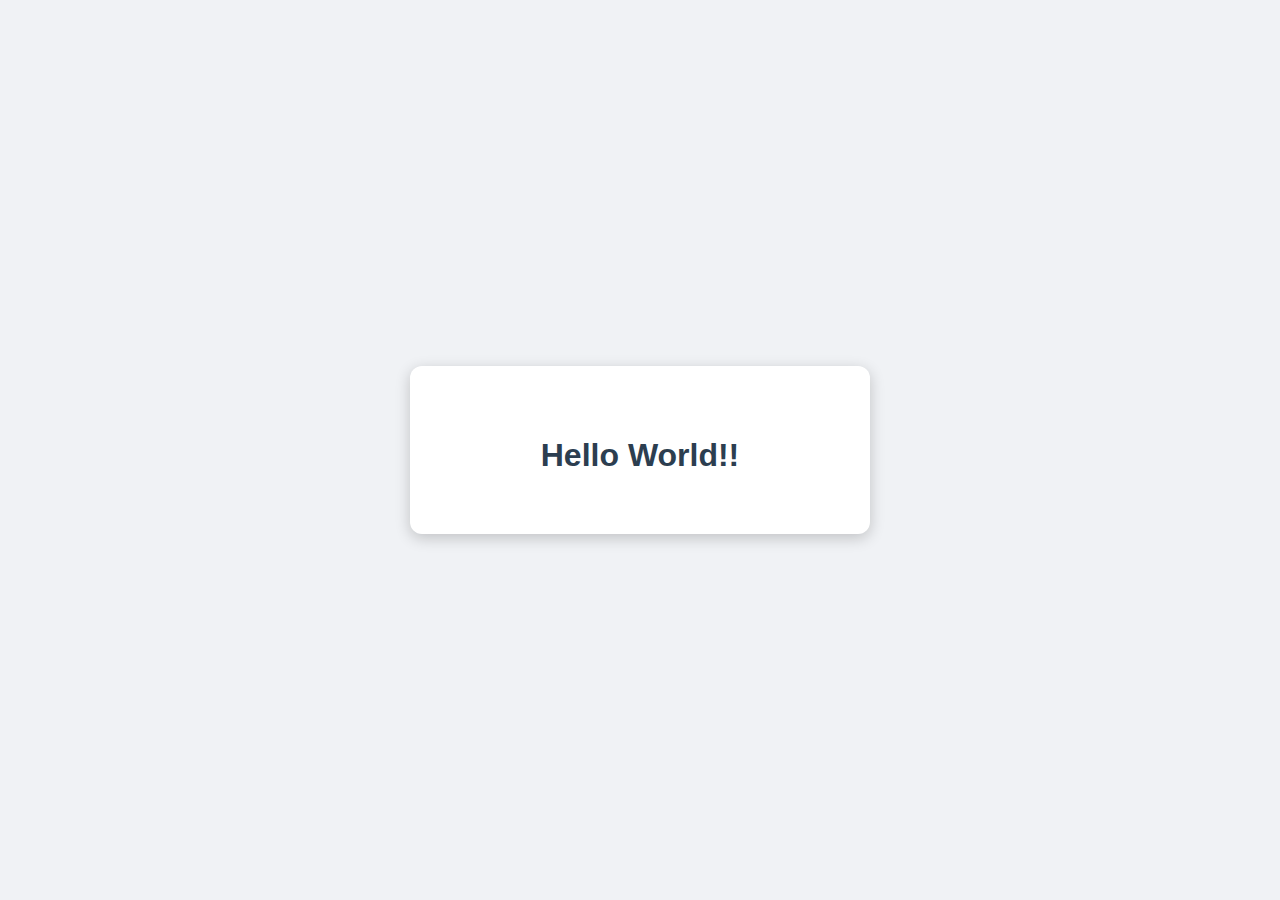
<file: index.html>
<!DOCTYPE html>
<html lang="en">
<head>
  <meta charset="UTF-8">
  <title>Hello from XOps!</title>
  <link rel="stylesheet" href="styles.css">
</head>
<body>
  <div class="container">
    <h1>Hello World!!</h1>
  </div>
</body>
</html>
</file>
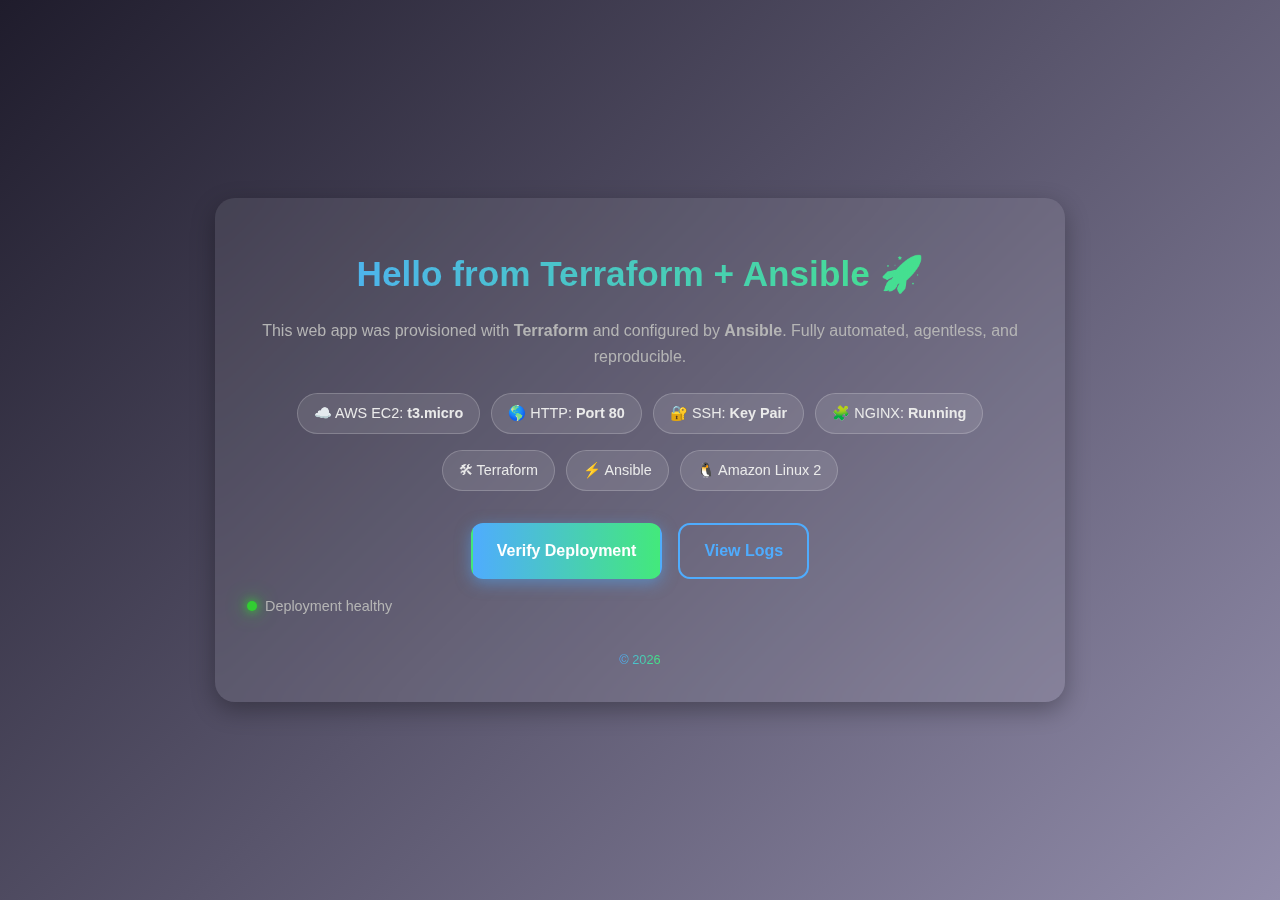
<file: Task 4/index.html>
<!DOCTYPE html>
<html lang="en">
<head>
  <meta charset="UTF-8" />
  <meta name="viewport" content="width=device-width, initial-scale=1" />
  <title>🚀 DevOps Challenge – Terraform + Ansible</title>
  <link rel="icon" href="data:image/svg+xml,<svg xmlns=%22http://www.w3.org/2000/svg%22 viewBox=%220 0 100 100%22><text y=%22.9em%22 font-size=%2290%22>⚙️</text></svg>">
  <style>
    :root {
      --bg-gradient: linear-gradient(135deg, #1f1c2c, #928dab);
      --card-bg: rgba(255, 255, 255, 0.08);
      --accent: #4facfe;
      --accent-2: #43e97b;
      --text-light: #eaeaea;
      --text-muted: #b5b5b5;
    }

    * { margin: 0; padding: 0; box-sizing: border-box; }

    body {
      font-family: 'Segoe UI', sans-serif;
      background: var(--bg-gradient);
      color: var(--text-light);
      line-height: 1.6;
      padding: 2rem;
      display: flex;
      justify-content: center;
      align-items: center;
      min-height: 100vh;
    }

    .container {
      max-width: 850px;
      width: 100%;
      padding: 2rem;
      background: var(--card-bg);
      border-radius: 20px;
      box-shadow: 0 8px 25px rgba(0,0,0,0.3);
      backdrop-filter: blur(12px);
      animation: fadeIn 1s ease;
    }

    @keyframes fadeIn {
      from { opacity: 0; transform: translateY(20px); }
      to { opacity: 1; transform: translateY(0); }
    }

    .title {
      font-size: 2.2rem;
      margin: 1rem 0;
      text-align: center;
      background: linear-gradient(90deg, var(--accent), var(--accent-2));
      -webkit-background-clip: text;
      -webkit-text-fill-color: transparent;
    }

    .lead {
      text-align: center;
      color: var(--text-muted);
      margin-bottom: 1.5rem;
    }

    .kpis {
      display: flex;
      justify-content: center;
      flex-wrap: wrap;
      gap: 0.7rem;
      margin: 1rem 0;
    }

    .pill {
      background: rgba(255,255,255,0.1);
      padding: 0.5rem 1rem;
      border-radius: 50px;
      font-size: 0.9rem;
      border: 1px solid rgba(255,255,255,0.2);
      transition: transform 0.2s ease, background 0.3s ease;
    }
    .pill:hover {
      transform: scale(1.05);
      background: rgba(255,255,255,0.15);
    }

    .btnrow {
      display: flex;
      justify-content: center;
      gap: 1rem;
      margin-top: 2rem;
      flex-wrap: wrap;
    }

    .btn {
      text-decoration: none;
      padding: 0.8rem 1.5rem;
      border-radius: 12px;
      font-weight: bold;
      transition: all 0.3s ease;
      border: 2px solid transparent;
    }

    .btn.primary {
      background: linear-gradient(90deg, var(--accent), var(--accent-2));
      color: #fff;
      box-shadow: 0 4px 15px rgba(79,172,254,0.5);
    }
    .btn.primary:hover {
      transform: translateY(-3px);
      box-shadow: 0 6px 20px rgba(79,172,254,0.7);
    }

    .btn.ghost {
      background: transparent;
      border: 2px solid var(--accent);
      color: var(--accent);
    }
    .btn.ghost:hover {
      background: var(--accent);
      color: #fff;
    }

    .status {
      display: flex;
      align-items: center;
      font-size: 0.9rem;
      color: var(--text-muted);
      margin-top: 1rem;
    }

    .dot {
      width: 10px;
      height: 10px;
      border-radius: 50%;
      background: limegreen;
      margin-right: 0.5rem;
      box-shadow: 0 0 10px limegreen, 0 0 20px limegreen;
      animation: pulse 1.5s infinite;
    }

    @keyframes pulse {
      0% { transform: scale(0.9); opacity: 0.7; }
      50% { transform: scale(1.2); opacity: 1; }
      100% { transform: scale(0.9); opacity: 0.7; }
    }

    footer {
      text-align: center;
      font-size: 0.8rem;
      margin-top: 2rem;
      color: var(--text-muted);
    }
    footer span {
      background: linear-gradient(90deg, var(--accent), var(--accent-2));
      -webkit-background-clip: text;
      -webkit-text-fill-color: transparent;
    }
  </style>
</head>
<body>
  <main class="container">
    <h1 class="title">Hello from Terraform + Ansible 🚀</h1>
    <p class="lead">This web app was provisioned with <strong>Terraform</strong> and configured by <strong>Ansible</strong>. Fully automated, agentless, and reproducible.</p>

    <div class="kpis">
      <div class="pill">☁️ AWS EC2: <strong>t3.micro</strong></div>
      <div class="pill">🌎 HTTP: <strong>Port 80</strong></div>
      <div class="pill">🔐 SSH: <strong>Key Pair</strong></div>
      <div class="pill">🧩 NGINX: <strong>Running</strong></div>
    </div>

    <div class="kpis">
      <div class="pill">🛠 Terraform</div>
      <div class="pill">⚡ Ansible</div>
      <div class="pill">🐧 Amazon Linux 2</div>
    </div>

    <div class="btnrow">
      <a class="btn primary" href="http://<EC2_PUBLIC_IP>" target="_blank">Verify Deployment</a>
      <a class="btn ghost" href="#">View Logs</a>
    </div>

    <div class="status"><span class="dot"></span> Deployment healthy</div>

    <footer>
      <span>© <script>document.write(new Date().getFullYear())</script> </span>
    </footer>
  </main>
</body>
</html>
</file>
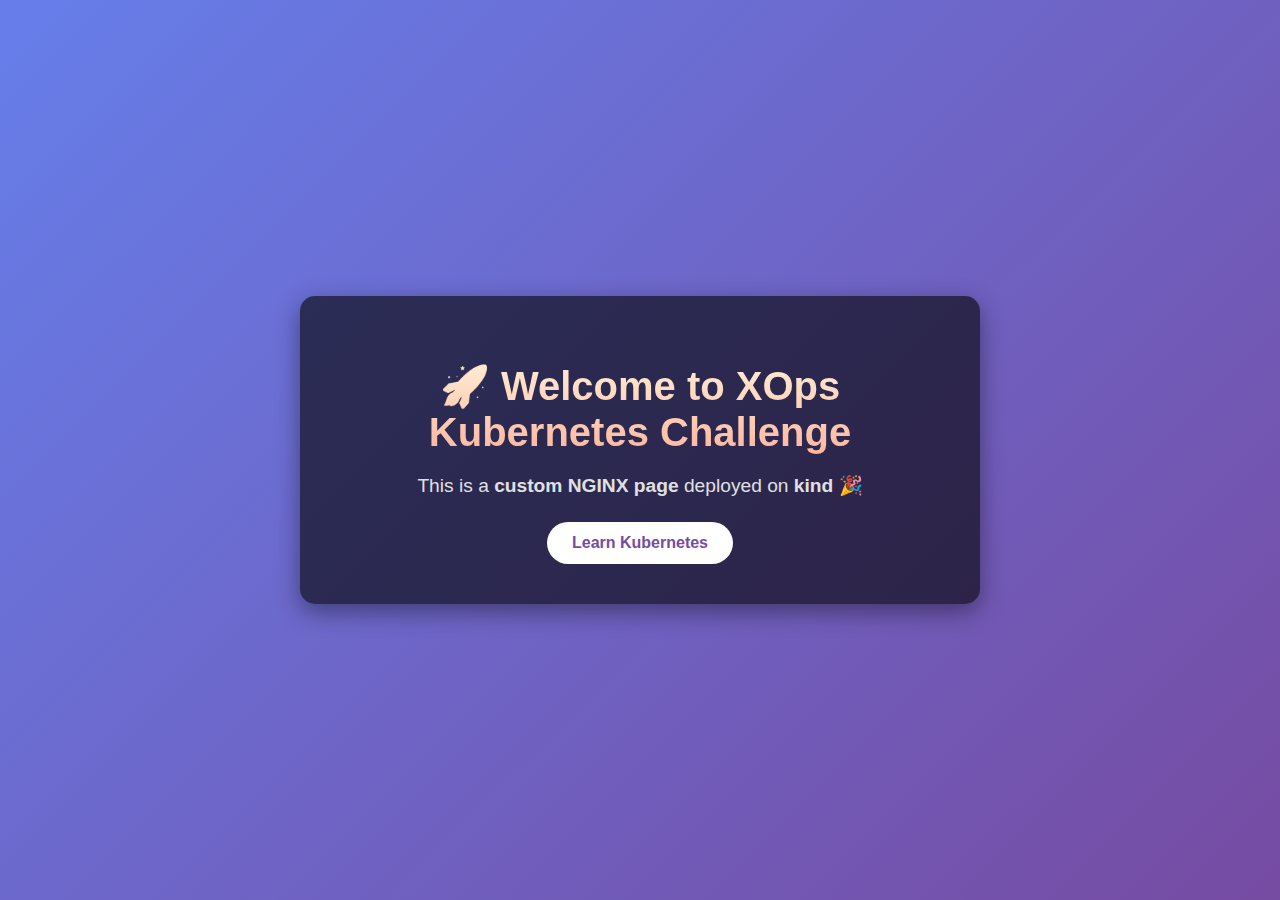
<file: Task 5/index.html>
<!DOCTYPE html>
<html lang="en">
<head>
  <meta charset="UTF-8">
  <meta name="viewport" content="width=device-width, initial-scale=1.0">
  <title>🚀 XOps Custom Nginx</title>
  <style>
    /* Reset & Body Styling */
    body {
      margin: 0;
      font-family: "Segoe UI", Tahoma, Geneva, Verdana, sans-serif;
      background: linear-gradient(135deg, #667eea, #764ba2);
      color: #fff;
      height: 100vh;
      display: flex;
      align-items: center;
      justify-content: center;
    }

    /* Card Container */
    .container {
      background: rgba(0, 0, 0, 0.6);
      padding: 40px;
      border-radius: 15px;
      text-align: center;
      box-shadow: 0 8px 25px rgba(0, 0, 0, 0.4);
      max-width: 600px;
    }

    h1 {
      font-size: 2.5rem;
      margin-bottom: 15px;
      background: -webkit-linear-gradient(#ffecd2, #fcb69f);
      -webkit-background-clip: text;
      -webkit-text-fill-color: transparent;
    }

    p {
      font-size: 1.2rem;
      margin-bottom: 25px;
      color: #e0e0e0;
    }

    /* Button Style */
    .btn {
      display: inline-block;
      padding: 12px 25px;
      font-size: 1rem;
      color: #764ba2;
      background: #fff;
      border-radius: 30px;
      text-decoration: none;
      font-weight: bold;
      transition: all 0.3s ease;
    }

    .btn:hover {
      background: #764ba2;
      color: #fff;
      box-shadow: 0 5px 20px rgba(0, 0, 0, 0.4);
    }

    /* Animation */
    .fade-in {
      animation: fadeIn 1.2s ease-in-out;
    }

    @keyframes fadeIn {
      from { opacity: 0; transform: translateY(20px); }
      to { opacity: 1; transform: translateY(0); }
    }
  </style>
</head>
<body>
  <div class="container fade-in">
    <h1>🚀 Welcome to XOps Kubernetes Challenge</h1>
    <p>This is a <strong>custom NGINX page</strong> deployed on <strong>kind</strong> 🎉</p>
    <a href="https://kubernetes.io/" target="_blank" class="btn">Learn Kubernetes</a>
  </div>
</body>
</html>
</file>
<file: styles.css>
body {
  font-family: 'Segoe UI', Tahoma, Geneva, Verdana, sans-serif;
  background-color: #f0f2f5;
  text-align: center;
  margin: 0;
  padding: 0;
  display: flex;
  justify-content: center;
  align-items: center;
  height: 100vh;
}


.container {
  background: white;
  padding: 50px 30px;
  border-radius: 12px;
  box-shadow: 0 4px 15px rgba(0, 0, 0, 0.2);
  display: inline-block;
  max-width: 400px;
  width: 90%;
  animation: fadeIn 1s ease-in-out;
}


.container h1 {
  color: #2c3e50;
  margin-bottom: 10px;
  font-size: 32px;
}


.container p {
  color: #555;
  font-size: 16px;
}

@keyframes fadeIn {
  from {
    opacity: 0;
    transform: translateY(30px);
  }
  to {
    opacity: 1;
    transform: translateY(0);
  }
}

@media (max-width: 600px) {
  .container {
    padding: 30px 20px;
  }

  .container h1 {
    font-size: 26px;
  }

  .container p {
    font-size: 14px;
  }
}
</file>
